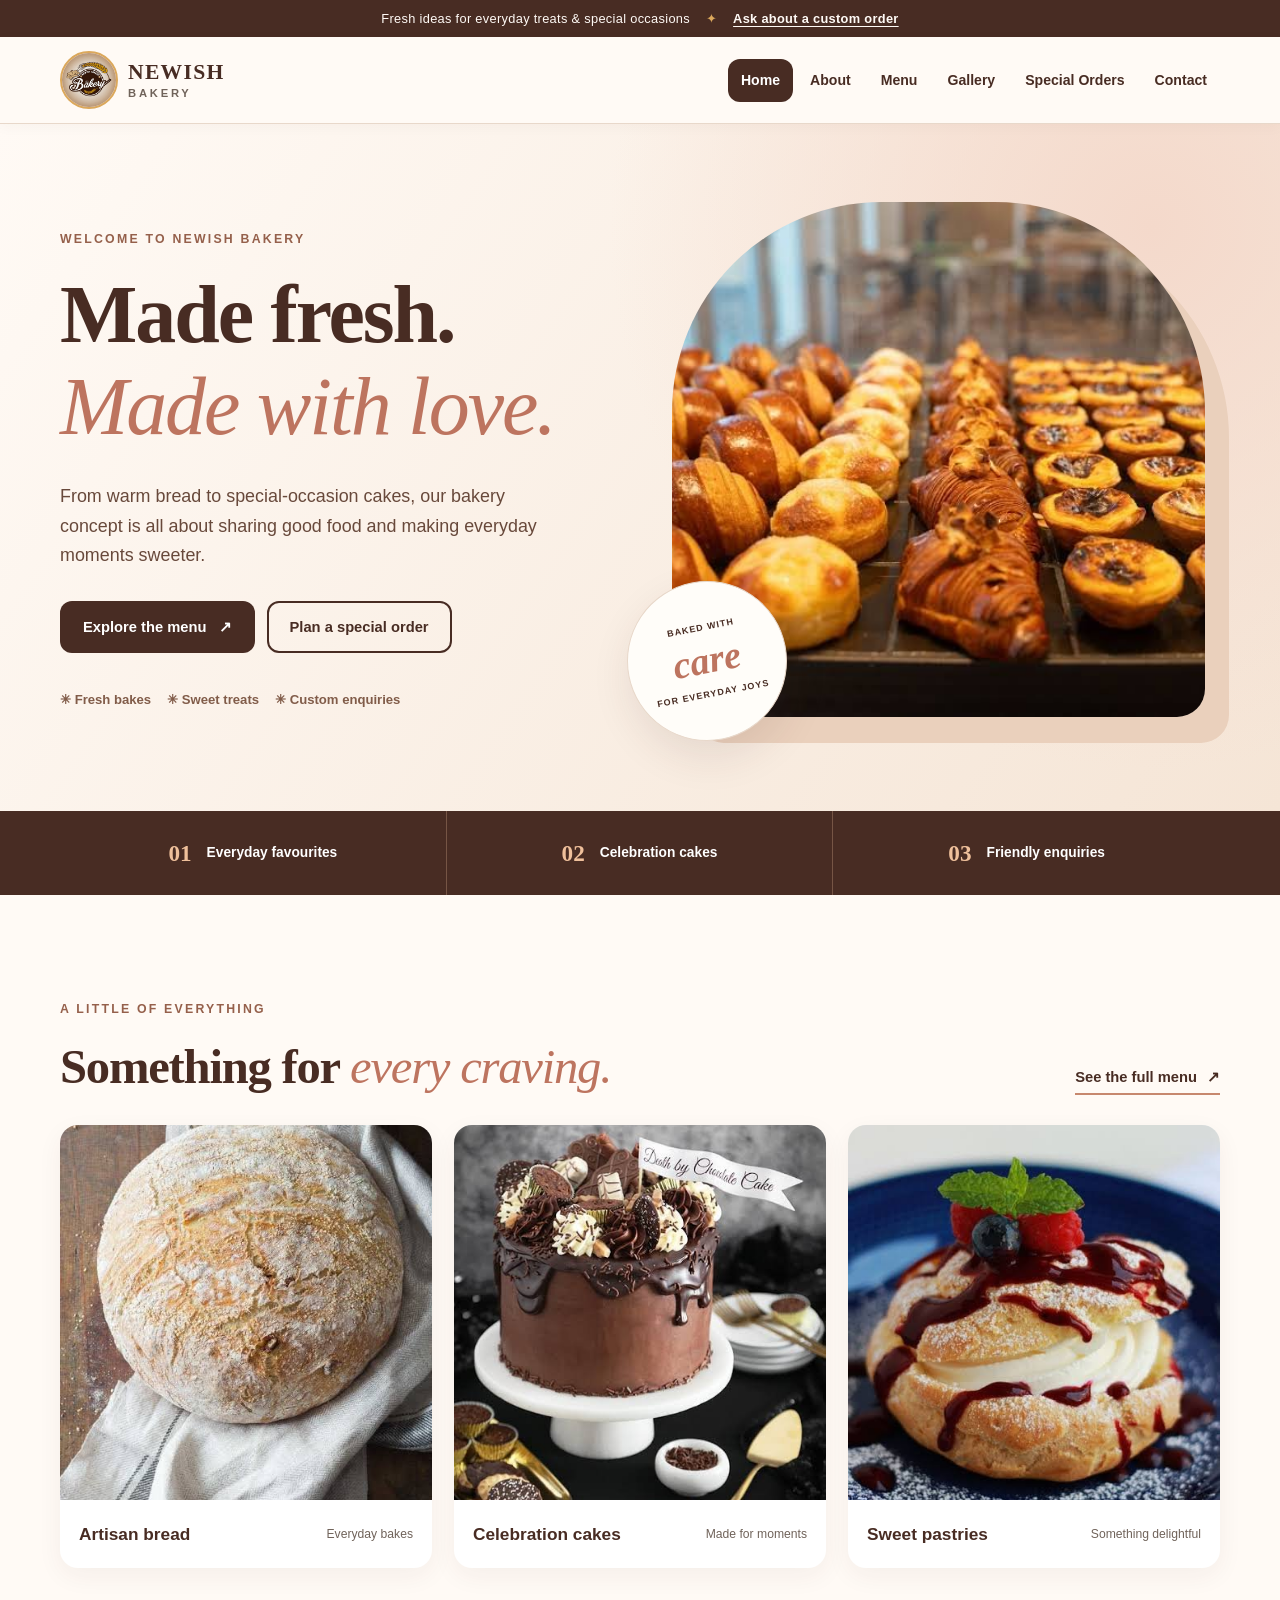
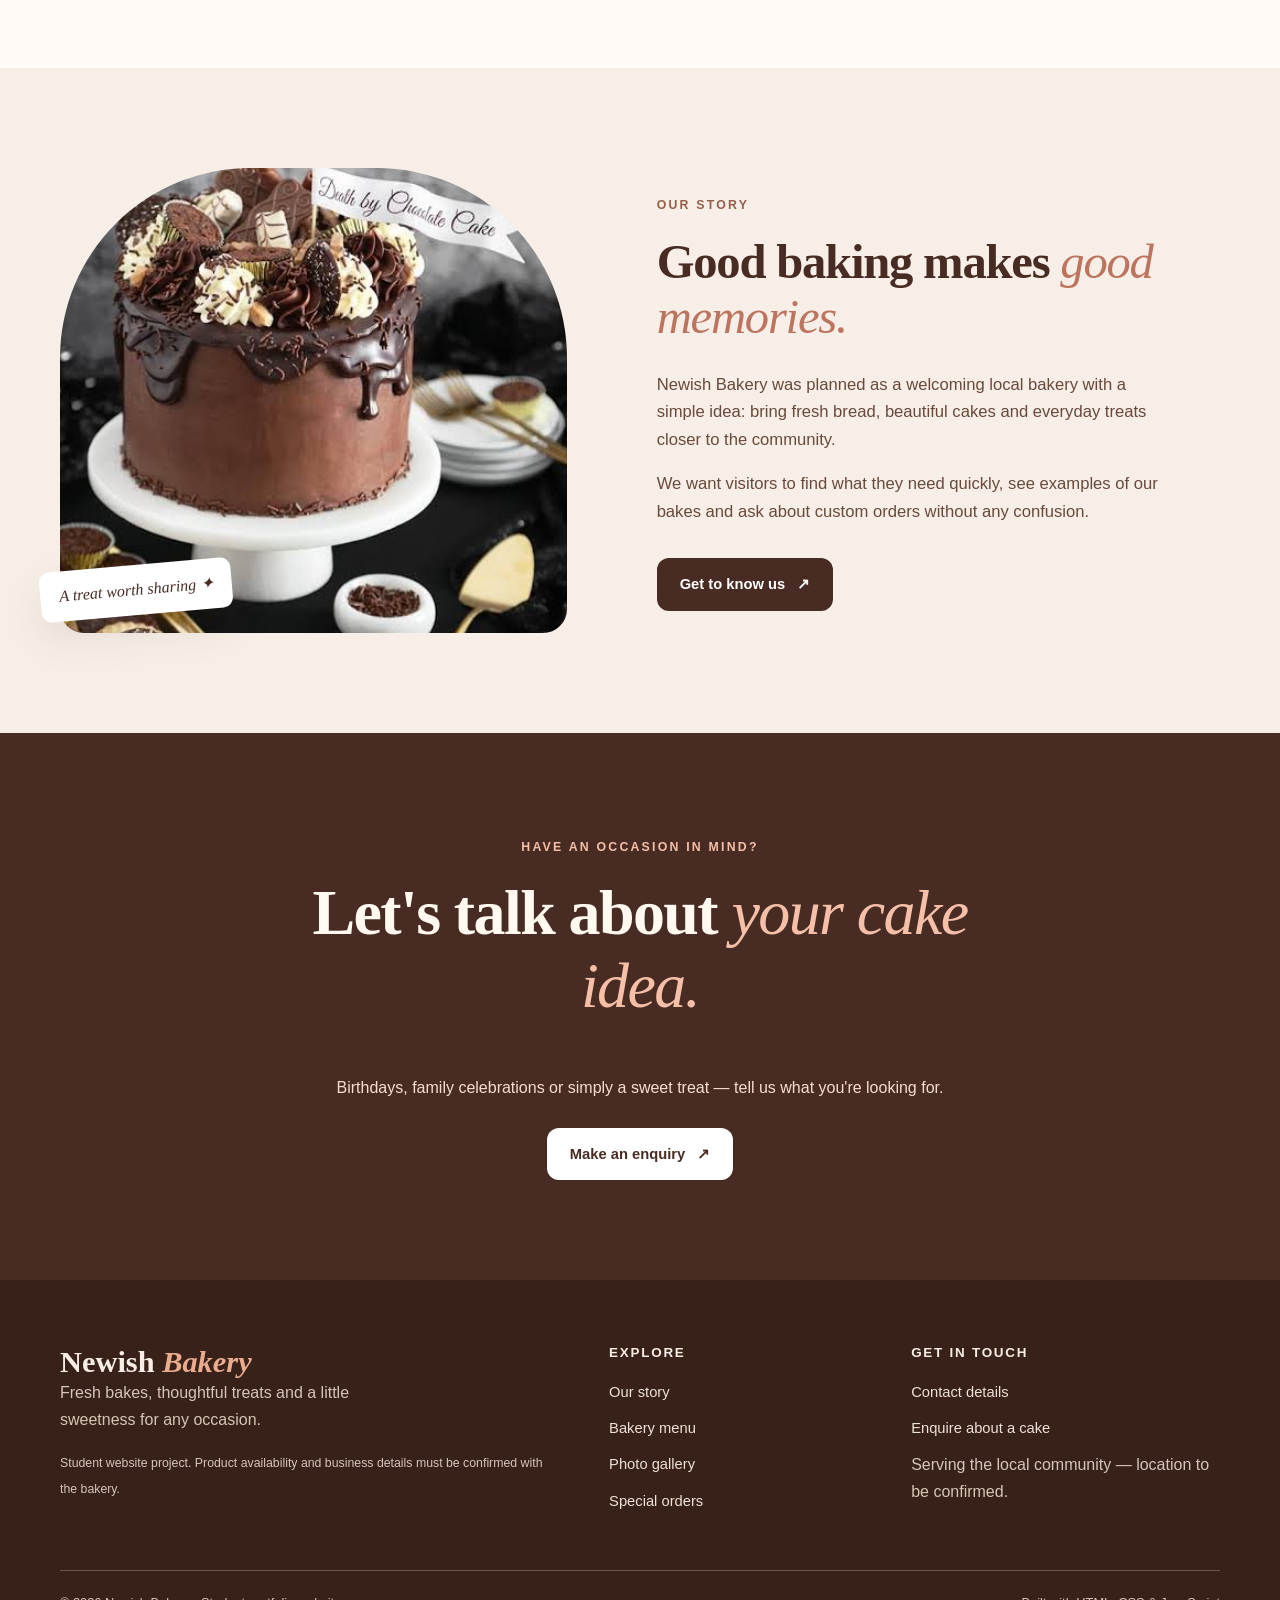
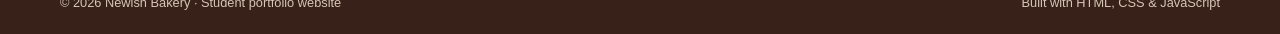
<file: index.html>
<!DOCTYPE html>
<html lang="en-ZA">
<head>
 <meta charset="UTF-8">
 <meta name="viewport" content="width=device-width, initial-scale=1">
 <meta name="description" content="Explore Newish Bakery: artisan bread, pastries, celebration cakes and custom order enquiries.">
 <meta name="theme-color" content="#482c23">
 <title>Freshly Baked, Thoughtfully Made | Newish Bakery</title>
 <link rel="icon" href="images/newish-logo.jpg" type="image/jpeg">
 <link rel="stylesheet" href="CSS/style.css">
 <script src="JS/script.js" defer></script>
</head>
<body>
<a class="skip-link" href="#main-content">Skip to main content</a>
 <div class="announcement">Fresh ideas for everyday treats &amp; special occasions <span aria-hidden="true">✦</span> <a href="enquiry.html">Ask about a custom order</a></div>
 <header class="site-header">
  <div class="container header-inner">
   <a class="brand" href="index.html" aria-label="Newish Bakery home"><img src="images/newish-logo.jpg" alt="" width="58" height="58"><span class="brand-type"><strong>NEWISH</strong><small>BAKERY</small></span></a>
   <button class="menu-toggle" id="menu-toggle" type="button" aria-expanded="false" aria-controls="site-nav"><span aria-hidden="true">☰</span> <span class="menu-text">Menu</span></button>
   <nav class="site-nav" id="site-nav" aria-label="Main navigation"><a href="index.html" aria-current="page">Home</a>
<a href="about.html" >About</a>
<a href="services.html" >Menu</a>
<a href="gallery.html" >Gallery</a>
<a href="enquiry.html" >Special Orders</a>
<a href="contact.html" >Contact</a></nav>
  </div>
 </header>
<main id="main-content">
<section class="hero"><div class="container hero-layout">
 <div class="hero-copy"><span class="eyebrow">WELCOME TO NEWISH BAKERY</span><h1>Made fresh.<br><em>Made with love.</em></h1><p>From warm bread to special-occasion cakes, our bakery concept is all about sharing good food and making everyday moments sweeter.</p>
  <div class="hero-actions"><a class="btn btn-primary" href="services.html">Explore the menu <span aria-hidden="true">↗</span></a><a class="btn btn-outline" href="enquiry.html">Plan a special order</a></div>
  <div class="hero-notes"><span>✳ Fresh bakes</span><span>✳ Sweet treats</span><span>✳ Custom enquiries</span></div></div>
 <div class="hero-visual"><img class="hero-main-image" src="images/fresh-pastries.jpg" width="678" height="452" alt="Golden pastries and assorted fresh bakery treats" fetchpriority="high"><div class="hero-seal"><span>BAKED WITH</span><strong>care</strong><span>FOR EVERYDAY JOYS</span></div></div>
</div></section>
<section class="feature-band"><div class="container feature-row"><div><strong>01</strong><span>Everyday favourites</span></div><div><strong>02</strong><span>Celebration cakes</span></div><div><strong>03</strong><span>Friendly enquiries</span></div></div></section>
<section class="section"><div class="container"><div class="section-heading"><div><span class="eyebrow">A LITTLE OF EVERYTHING</span><h2>Something for <em>every craving.</em></h2></div><a class="text-link" href="services.html">See the full menu <span aria-hidden="true">↗</span></a></div>
 <div class="featured-grid"><article class="product-tile"><a href="services.html#bread"><img src="images/artisan-bread.jpg" width="452" height="678" alt="Round artisan bread loaf dusted with flour"><span class="tile-caption"><strong>Artisan bread</strong><small>Everyday bakes</small></span></a></article><article class="product-tile"><a href="services.html#cakes"><img src="images/chocolate-cake.jpg" width="460" height="666" alt="Chocolate cake decorated with cream and chocolate pieces"><span class="tile-caption"><strong>Celebration cakes</strong><small>Made for moments</small></span></a></article><article class="product-tile"><a href="services.html#pastries"><img src="images/berry-pastry.jpg" width="452" height="678" alt="Cream-filled pastry topped with fruit and sauce"><span class="tile-caption"><strong>Sweet pastries</strong><small>Something delightful</small></span></a></article></div>
</div></section>
<section class="section section-alt"><div class="container split-section"><div class="split-photo"><img src="images/chocolate-cake.jpg" width="460" height="666" alt="Rich decorated chocolate celebration cake"><span class="photo-note">A treat worth sharing ✦</span></div><div class="split-content"><span class="eyebrow">OUR STORY</span><h2>Good baking makes <em>good memories.</em></h2><p>Newish Bakery was planned as a welcoming local bakery with a simple idea: bring fresh bread, beautiful cakes and everyday treats closer to the community.</p><p>We want visitors to find what they need quickly, see examples of our bakes and ask about custom orders without any confusion.</p><a class="btn btn-primary" href="about.html">Get to know us <span aria-hidden="true">↗</span></a></div></div></section>
<section class="section cta-section"><div class="container"><span class="eyebrow">HAVE AN OCCASION IN MIND?</span><h2>Let's talk about <em>your cake idea.</em></h2><p>Birthdays, family celebrations or simply a sweet treat — tell us what you're looking for.</p><a class="btn btn-light" href="enquiry.html">Make an enquiry <span aria-hidden="true">↗</span></a></div></section>
</main>
<footer class="site-footer">
  <div class="container footer-grid">
   <div><a href="index.html" class="footer-brand">Newish <em>Bakery</em></a><p>Fresh bakes, thoughtful treats and a little sweetness for any occasion.</p><small>Student website project. Product availability and business details must be confirmed with the bakery.</small></div>
   <div><h2>Explore</h2><a href="about.html">Our story</a><a href="services.html">Bakery menu</a><a href="gallery.html">Photo gallery</a><a href="enquiry.html">Special orders</a></div>
   <div><h2>Get in touch</h2><a href="contact.html">Contact details</a><a href="enquiry.html">Enquire about a cake</a><p>Serving the local community — location to be confirmed.</p></div>
  </div>
  <div class="container footer-bottom"><span>© 2026 Newish Bakery · Student portfolio website</span><span>Built with HTML, CSS &amp; JavaScript</span></div>
 </footer>
</body>
</html>
</file>
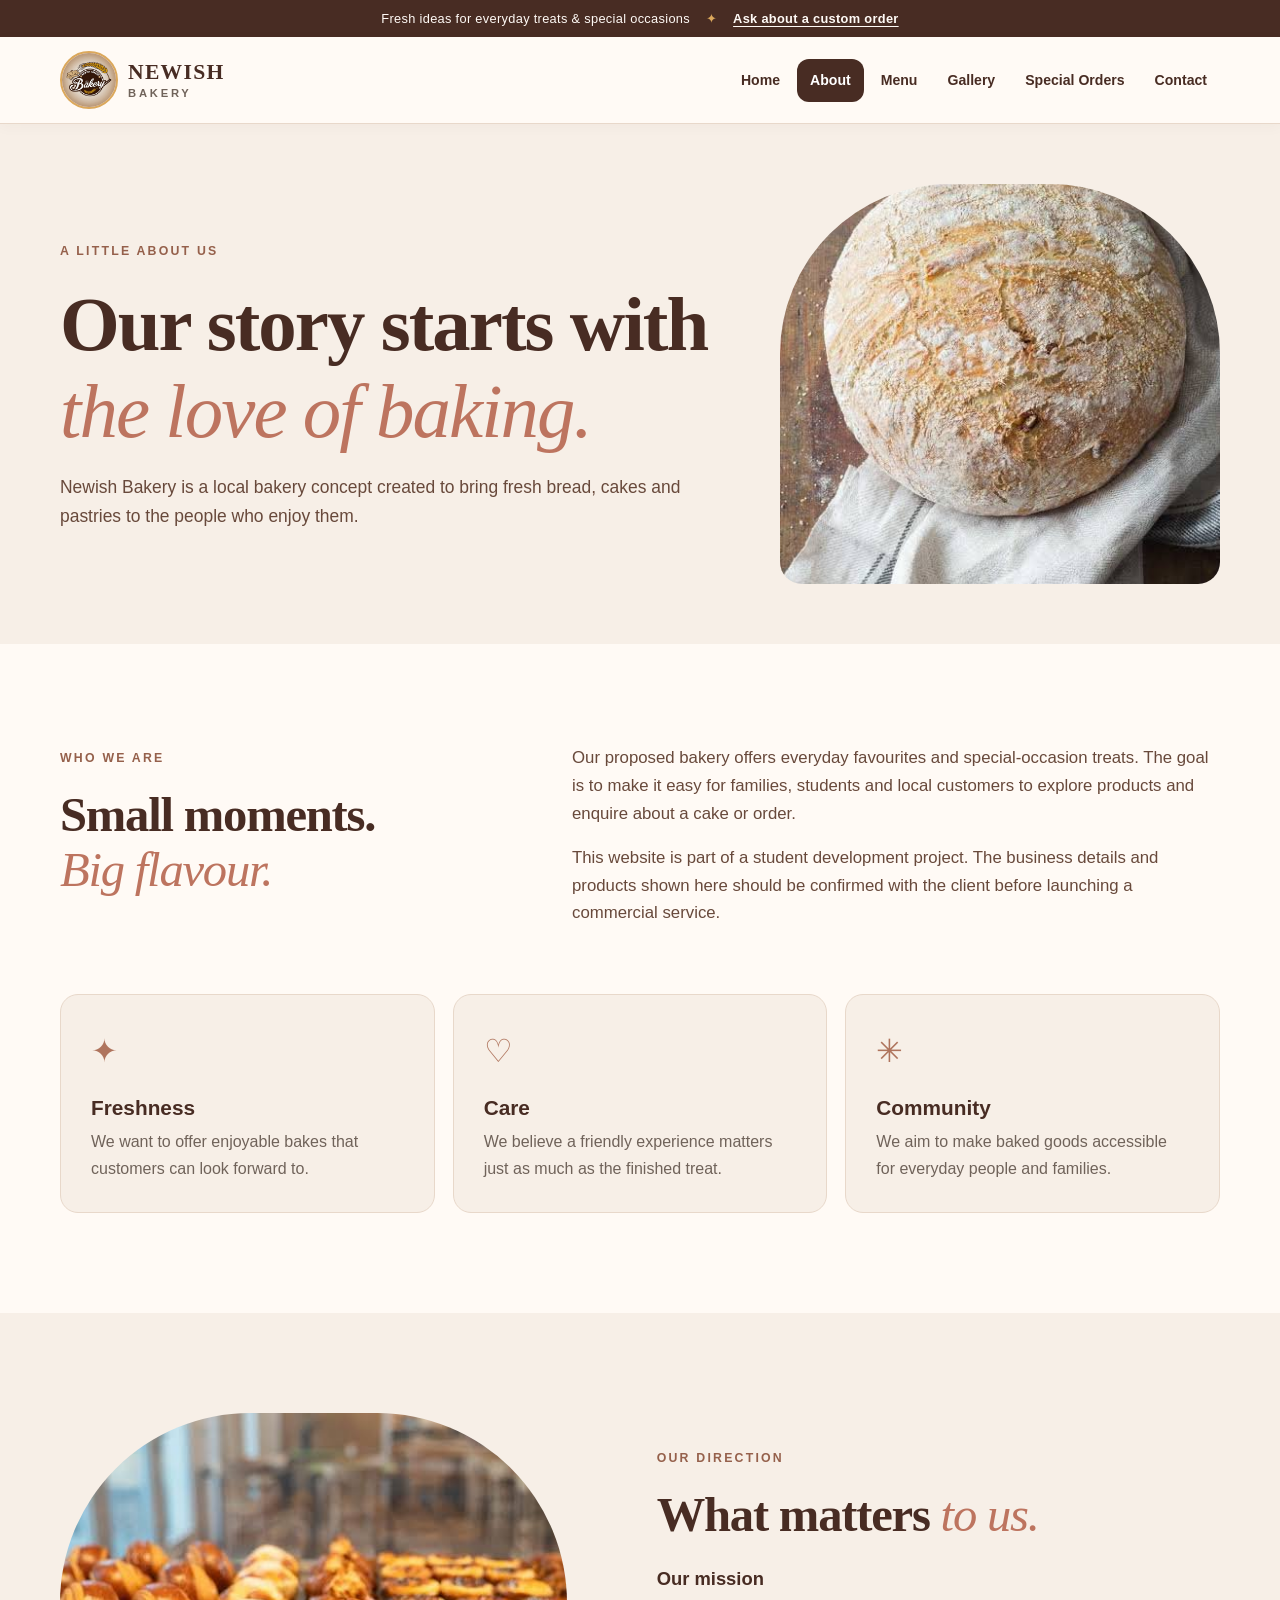
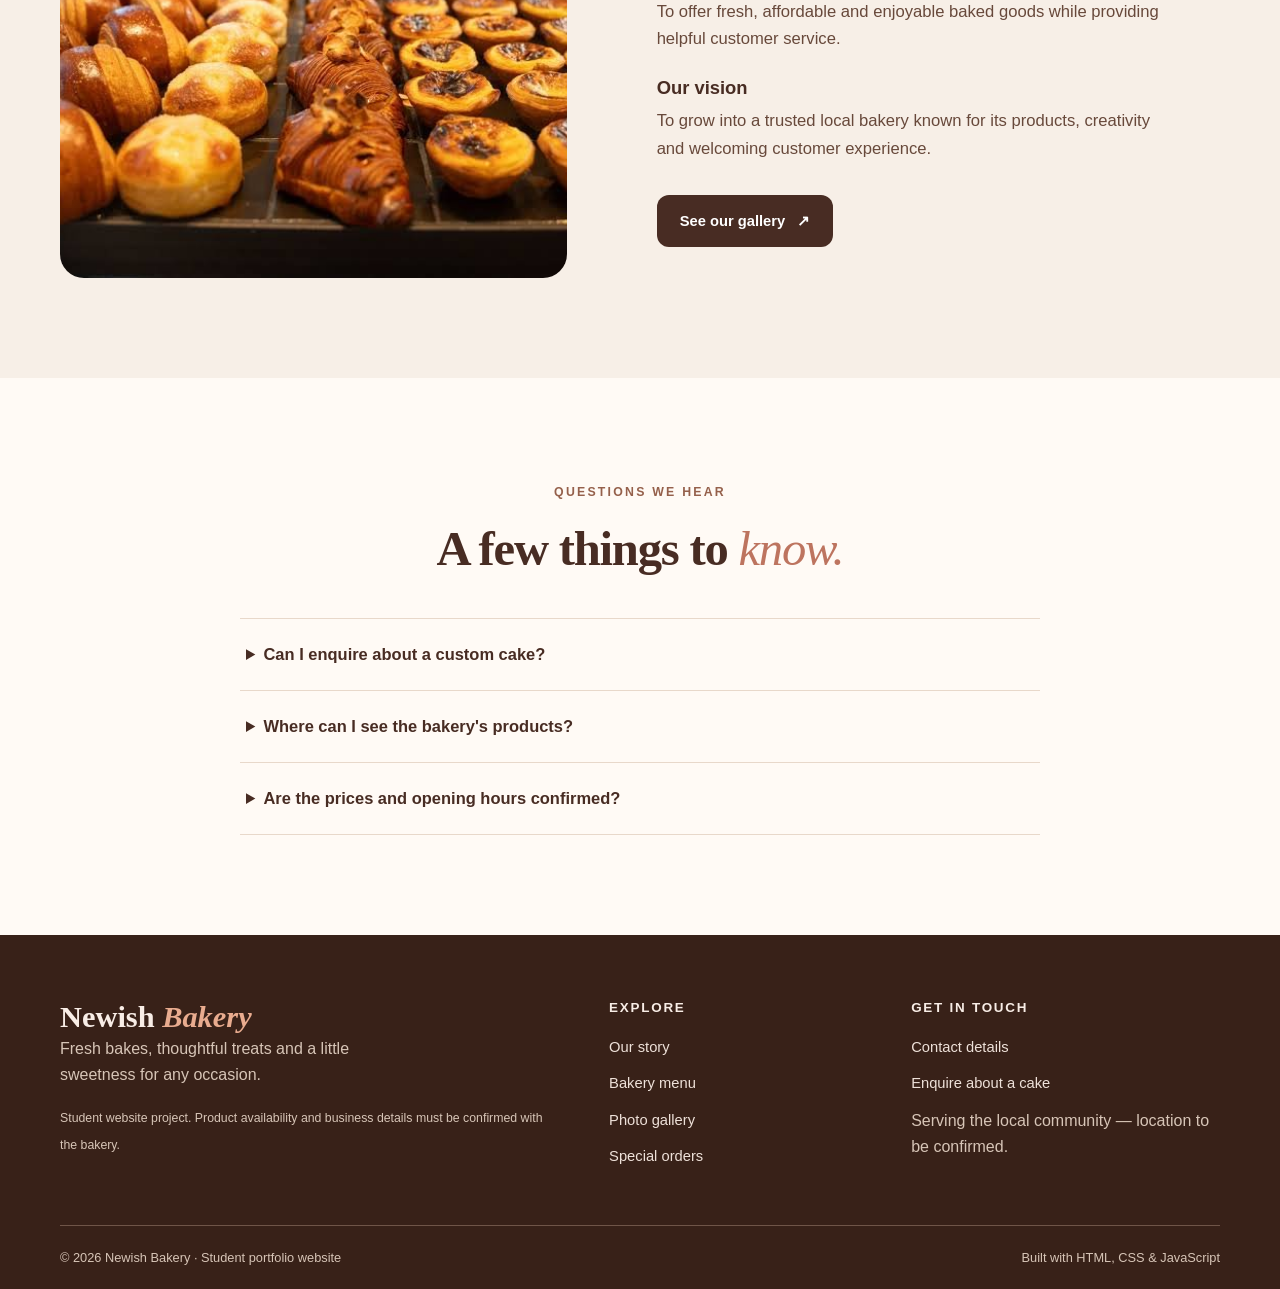
<file: about.html>
<!DOCTYPE html>
<html lang="en-ZA">
<head>
 <meta charset="UTF-8">
 <meta name="viewport" content="width=device-width, initial-scale=1">
 <meta name="description" content="Learn about the mission, vision and values behind the Newish Bakery student website concept.">
 <meta name="theme-color" content="#482c23">
 <title>Our Story | Newish Bakery</title>
 <link rel="icon" href="images/newish-logo.jpg" type="image/jpeg">
 <link rel="stylesheet" href="CSS/style.css">
 <script src="JS/script.js" defer></script>
</head>
<body>
<a class="skip-link" href="#main-content">Skip to main content</a>
 <div class="announcement">Fresh ideas for everyday treats &amp; special occasions <span aria-hidden="true">✦</span> <a href="enquiry.html">Ask about a custom order</a></div>
 <header class="site-header">
  <div class="container header-inner">
   <a class="brand" href="index.html" aria-label="Newish Bakery home"><img src="images/newish-logo.jpg" alt="" width="58" height="58"><span class="brand-type"><strong>NEWISH</strong><small>BAKERY</small></span></a>
   <button class="menu-toggle" id="menu-toggle" type="button" aria-expanded="false" aria-controls="site-nav"><span aria-hidden="true">☰</span> <span class="menu-text">Menu</span></button>
   <nav class="site-nav" id="site-nav" aria-label="Main navigation"><a href="index.html" >Home</a>
<a href="about.html" aria-current="page">About</a>
<a href="services.html" >Menu</a>
<a href="gallery.html" >Gallery</a>
<a href="enquiry.html" >Special Orders</a>
<a href="contact.html" >Contact</a></nav>
  </div>
 </header>
<main id="main-content">
<section class="page-hero"><div class="container page-hero-grid"><div><span class="eyebrow">A LITTLE ABOUT US</span><h1>Our story starts with <em>the love of baking.</em></h1><p>Newish Bakery is a local bakery concept created to bring fresh bread, cakes and pastries to the people who enjoy them.</p></div><img src="images/artisan-bread.jpg" width="452" height="678" alt="Handmade round artisan bread on a floured cloth"></div></section>
<section class="section"><div class="container intro-grid"><div><span class="eyebrow">WHO WE ARE</span><h2>Small moments.<br><em>Big flavour.</em></h2></div><div><p>Our proposed bakery offers everyday favourites and special-occasion treats. The goal is to make it easy for families, students and local customers to explore products and enquire about a cake or order.</p><p>This website is part of a student development project. The business details and products shown here should be confirmed with the client before launching a commercial service.</p></div></div>
<div class="container values-grid"><article class="value-card"><span class="value-icon" aria-hidden="true">✦</span><h3>Freshness</h3><p>We want to offer enjoyable bakes that customers can look forward to.</p></article><article class="value-card"><span class="value-icon" aria-hidden="true">♡</span><h3>Care</h3><p>We believe a friendly experience matters just as much as the finished treat.</p></article><article class="value-card"><span class="value-icon" aria-hidden="true">✳</span><h3>Community</h3><p>We aim to make baked goods accessible for everyday people and families.</p></article></div></section>
<section class="section section-alt"><div class="container split-section"><div class="split-photo"><img src="images/fresh-pastries.jpg" alt="Display of golden pastries inside a bakery" width="678" height="452"></div><div class="split-content"><span class="eyebrow">OUR DIRECTION</span><h2>What matters <em>to us.</em></h2><h3>Our mission</h3><p>To offer fresh, affordable and enjoyable baked goods while providing helpful customer service.</p><h3>Our vision</h3><p>To grow into a trusted local bakery known for its products, creativity and welcoming customer experience.</p><a class="btn btn-primary" href="gallery.html">See our gallery <span aria-hidden="true">↗</span></a></div></div></section>
<section class="section"><div class="container narrow"><div class="center-heading"><span class="eyebrow">QUESTIONS WE HEAR</span><h2>A few things to <em>know.</em></h2></div><div class="faq"><details><summary>Can I enquire about a custom cake?</summary><p>Yes. Visit our Special Orders page and describe the cake or occasion. An order is not confirmed until the bakery responds.</p></details><details><summary>Where can I see the bakery's products?</summary><p>Browse the Menu and Gallery pages to view the examples supplied with this project.</p></details><details><summary>Are the prices and opening hours confirmed?</summary><p>Not yet. Prices, collection arrangements, opening hours and other business details must be confirmed directly with Newish Bakery.</p></details></div></div></section>
</main>
<footer class="site-footer">
  <div class="container footer-grid">
   <div><a href="index.html" class="footer-brand">Newish <em>Bakery</em></a><p>Fresh bakes, thoughtful treats and a little sweetness for any occasion.</p><small>Student website project. Product availability and business details must be confirmed with the bakery.</small></div>
   <div><h2>Explore</h2><a href="about.html">Our story</a><a href="services.html">Bakery menu</a><a href="gallery.html">Photo gallery</a><a href="enquiry.html">Special orders</a></div>
   <div><h2>Get in touch</h2><a href="contact.html">Contact details</a><a href="enquiry.html">Enquire about a cake</a><p>Serving the local community — location to be confirmed.</p></div>
  </div>
  <div class="container footer-bottom"><span>© 2026 Newish Bakery · Student portfolio website</span><span>Built with HTML, CSS &amp; JavaScript</span></div>
 </footer>
</body>
</html>
</file>
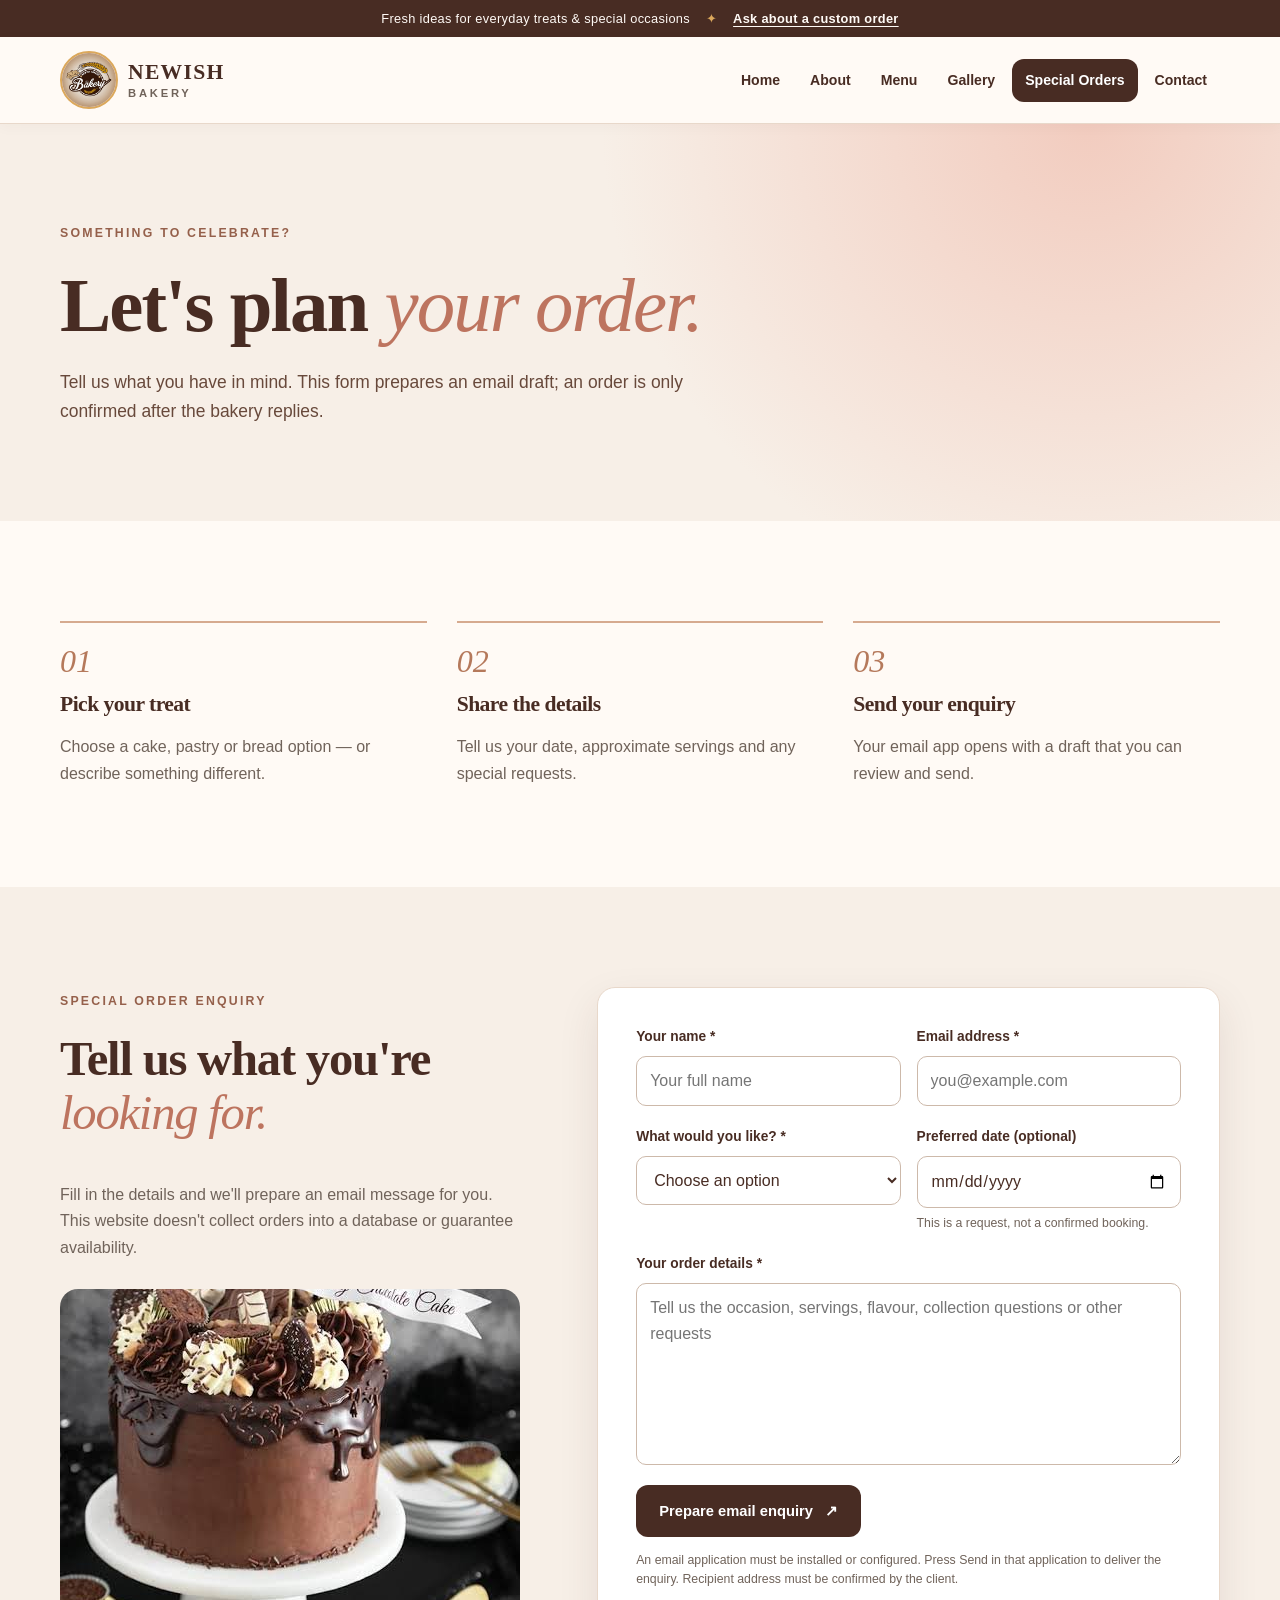
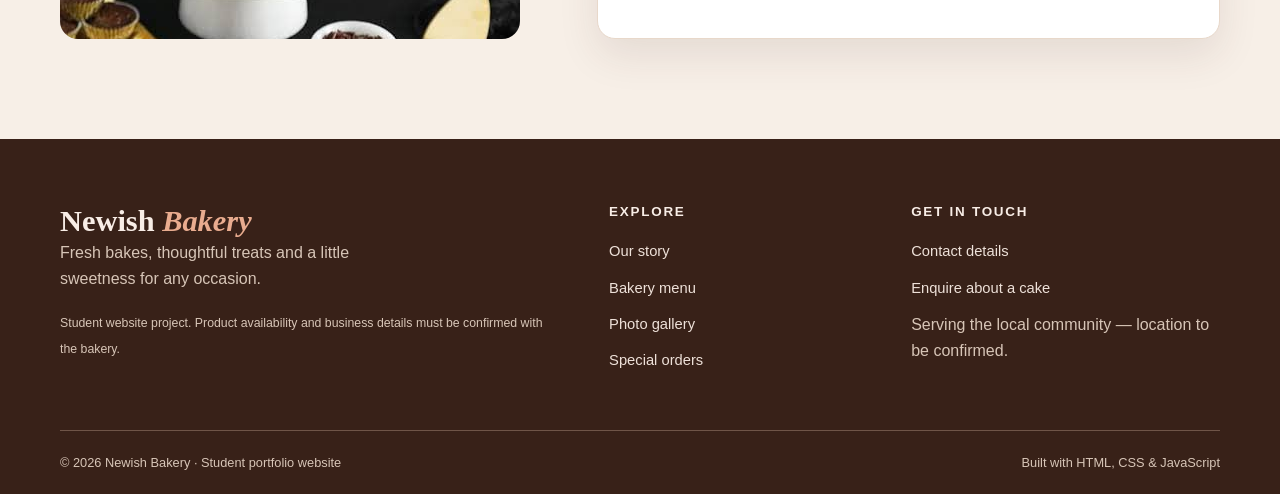
<file: enquiry.html>
<!DOCTYPE html>
<html lang="en-ZA">
<head>
 <meta charset="UTF-8">
 <meta name="viewport" content="width=device-width, initial-scale=1">
 <meta name="description" content="Ask Newish Bakery about custom cakes, special events and bakery product enquiries.">
 <meta name="theme-color" content="#482c23">
 <title>Special Orders | Newish Bakery</title>
 <link rel="icon" href="images/newish-logo.jpg" type="image/jpeg">
 <link rel="stylesheet" href="CSS/style.css">
 <script src="JS/script.js" defer></script>
</head>
<body>
<a class="skip-link" href="#main-content">Skip to main content</a>
 <div class="announcement">Fresh ideas for everyday treats &amp; special occasions <span aria-hidden="true">✦</span> <a href="enquiry.html">Ask about a custom order</a></div>
 <header class="site-header">
  <div class="container header-inner">
   <a class="brand" href="index.html" aria-label="Newish Bakery home"><img src="images/newish-logo.jpg" alt="" width="58" height="58"><span class="brand-type"><strong>NEWISH</strong><small>BAKERY</small></span></a>
   <button class="menu-toggle" id="menu-toggle" type="button" aria-expanded="false" aria-controls="site-nav"><span aria-hidden="true">☰</span> <span class="menu-text">Menu</span></button>
   <nav class="site-nav" id="site-nav" aria-label="Main navigation"><a href="index.html" >Home</a>
<a href="about.html" >About</a>
<a href="services.html" >Menu</a>
<a href="gallery.html" >Gallery</a>
<a href="enquiry.html" aria-current="page">Special Orders</a>
<a href="contact.html" >Contact</a></nav>
  </div>
 </header>
<main id="main-content">
<section class="page-banner"><div class="container"><span class="eyebrow">SOMETHING TO CELEBRATE?</span><h1>Let's plan <em>your order.</em></h1><p>Tell us what you have in mind. This form prepares an email draft; an order is only confirmed after the bakery replies.</p></div></section>
<section class="section"><div class="container steps-grid"><div><span class="step-num">01</span><h2>Pick your treat</h2><p>Choose a cake, pastry or bread option — or describe something different.</p></div><div><span class="step-num">02</span><h2>Share the details</h2><p>Tell us your date, approximate servings and any special requests.</p></div><div><span class="step-num">03</span><h2>Send your enquiry</h2><p>Your email app opens with a draft that you can review and send.</p></div></div></section>
<section class="section section-alt"><div class="container contact-layout"><div class="form-intro"><span class="eyebrow">SPECIAL ORDER ENQUIRY</span><h2>Tell us what you're <em>looking for.</em></h2><p>Fill in the details and we'll prepare an email message for you. This website doesn't collect orders into a database or guarantee availability.</p><img src="images/chocolate-cake.jpg" alt="Decorated chocolate celebration cake" width="460" height="666"></div>
<form class="contact-form" id="order-form" novalidate data-form-kind="order"><div class="field-row"><div class="field"><label for="full-name">Your name <span aria-hidden="true">*</span></label><input name="name" id="full-name" autocomplete="name" required minlength="2" placeholder="Your full name"><small class="field-error" id="full-name-error"></small></div><div class="field"><label for="email">Email address <span aria-hidden="true">*</span></label><input type="email" name="email" id="email" autocomplete="email" required placeholder="you@example.com"><small class="field-error" id="email-error"></small></div></div>
 <div class="field-row"><div class="field"><label for="order-item">What would you like? <span aria-hidden="true">*</span></label><select id="order-item" name="item" required><option value="">Choose an option</option><option>Artisan Bread</option><option>Chocolate Celebration Cake</option><option>Berry Cream Pastry</option><option>Fresh Pastry Assortment</option><option>Custom Celebration Cake</option><option>Daily Bread Selection</option><option>Other / not sure yet</option></select><small class="field-error" id="order-item-error"></small></div><div class="field"><label for="order-date">Preferred date (optional)</label><input type="date" id="order-date" name="date"><small class="help-text">This is a request, not a confirmed booking.</small></div></div>
 <div class="field"><label for="order-message">Your order details <span aria-hidden="true">*</span></label><textarea id="order-message" name="message" rows="6" required minlength="10" placeholder="Tell us the occasion, servings, flavour, collection questions or other requests"></textarea><small class="field-error" id="order-message-error"></small></div>
 <button class="btn btn-primary" type="submit">Prepare email enquiry <span aria-hidden="true">↗</span></button><p class="form-status" role="status" aria-live="polite"></p><p class="help-text">An email application must be installed or configured. Press Send in that application to deliver the enquiry. Recipient address must be confirmed by the client.</p>
</form></div></section>
</main>
<footer class="site-footer">
  <div class="container footer-grid">
   <div><a href="index.html" class="footer-brand">Newish <em>Bakery</em></a><p>Fresh bakes, thoughtful treats and a little sweetness for any occasion.</p><small>Student website project. Product availability and business details must be confirmed with the bakery.</small></div>
   <div><h2>Explore</h2><a href="about.html">Our story</a><a href="services.html">Bakery menu</a><a href="gallery.html">Photo gallery</a><a href="enquiry.html">Special orders</a></div>
   <div><h2>Get in touch</h2><a href="contact.html">Contact details</a><a href="enquiry.html">Enquire about a cake</a><p>Serving the local community — location to be confirmed.</p></div>
  </div>
  <div class="container footer-bottom"><span>© 2026 Newish Bakery · Student portfolio website</span><span>Built with HTML, CSS &amp; JavaScript</span></div>
 </footer>
</body>
</html>
</file>
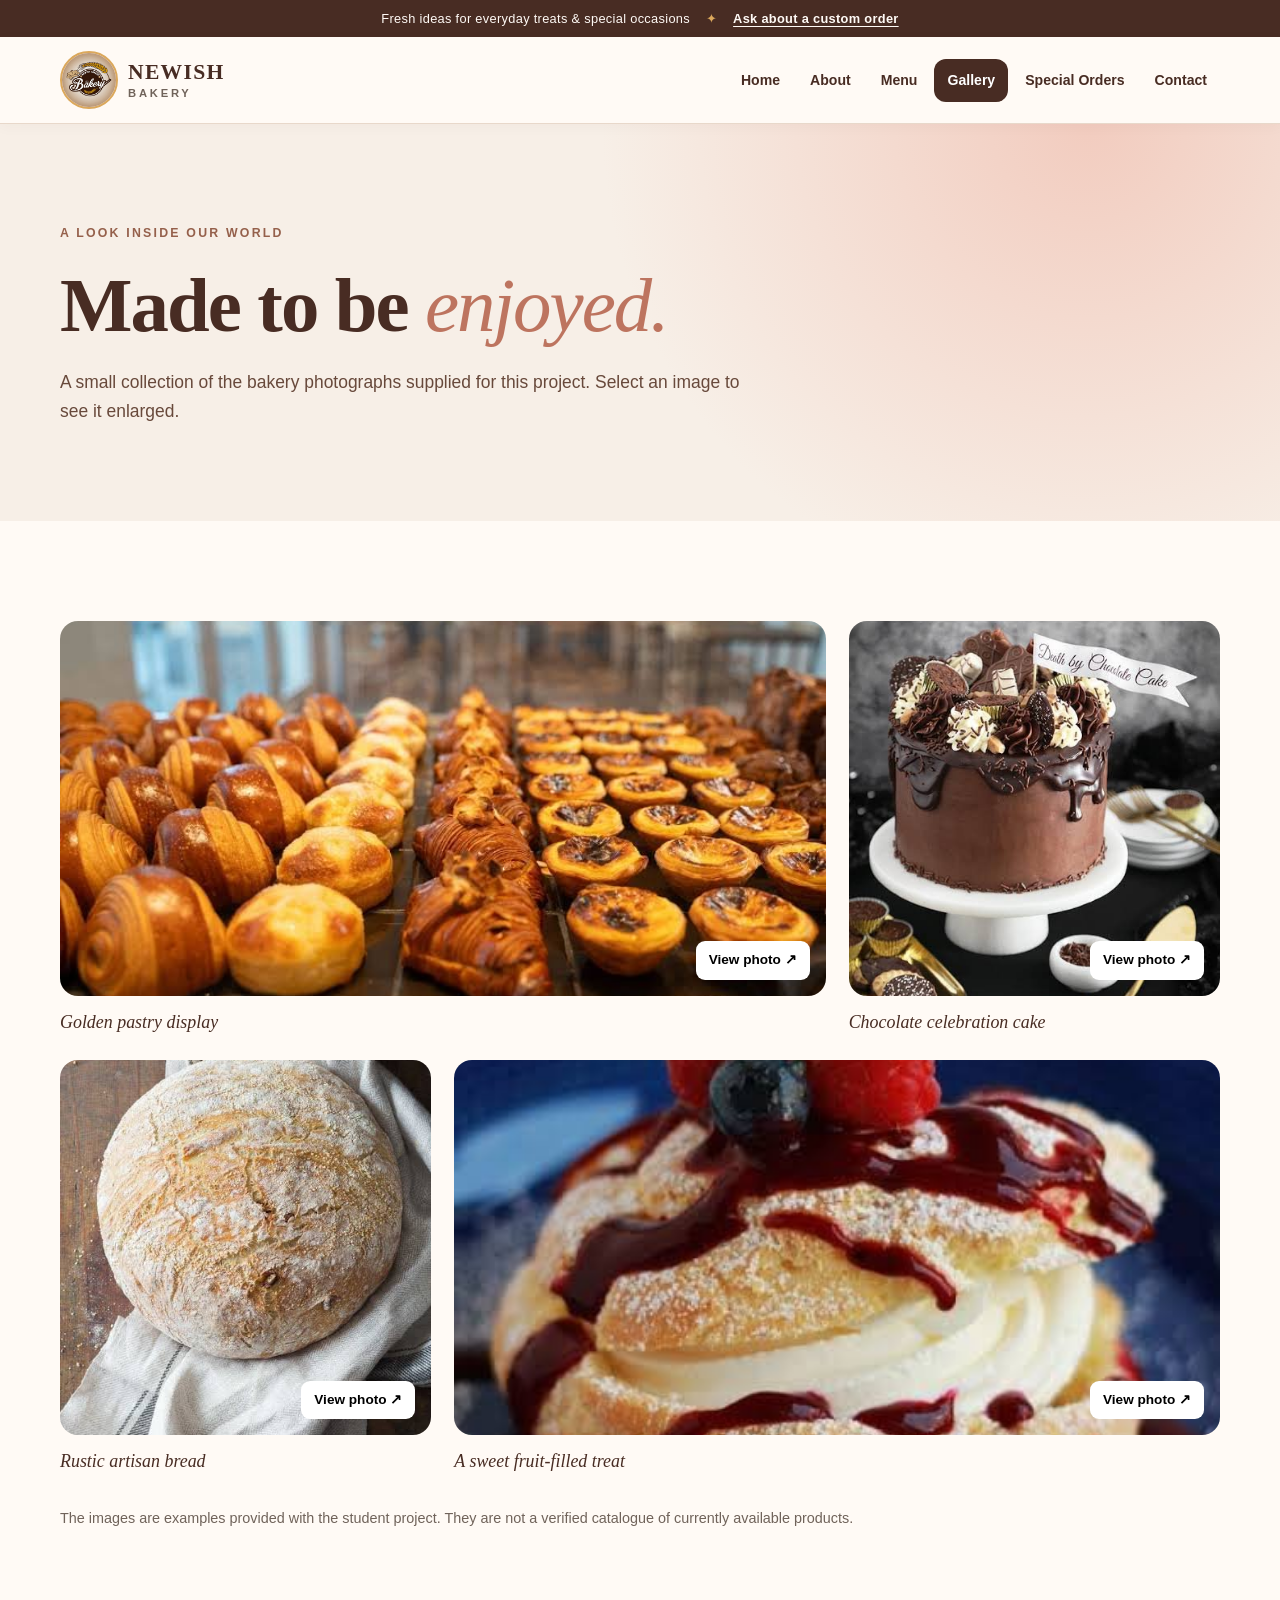
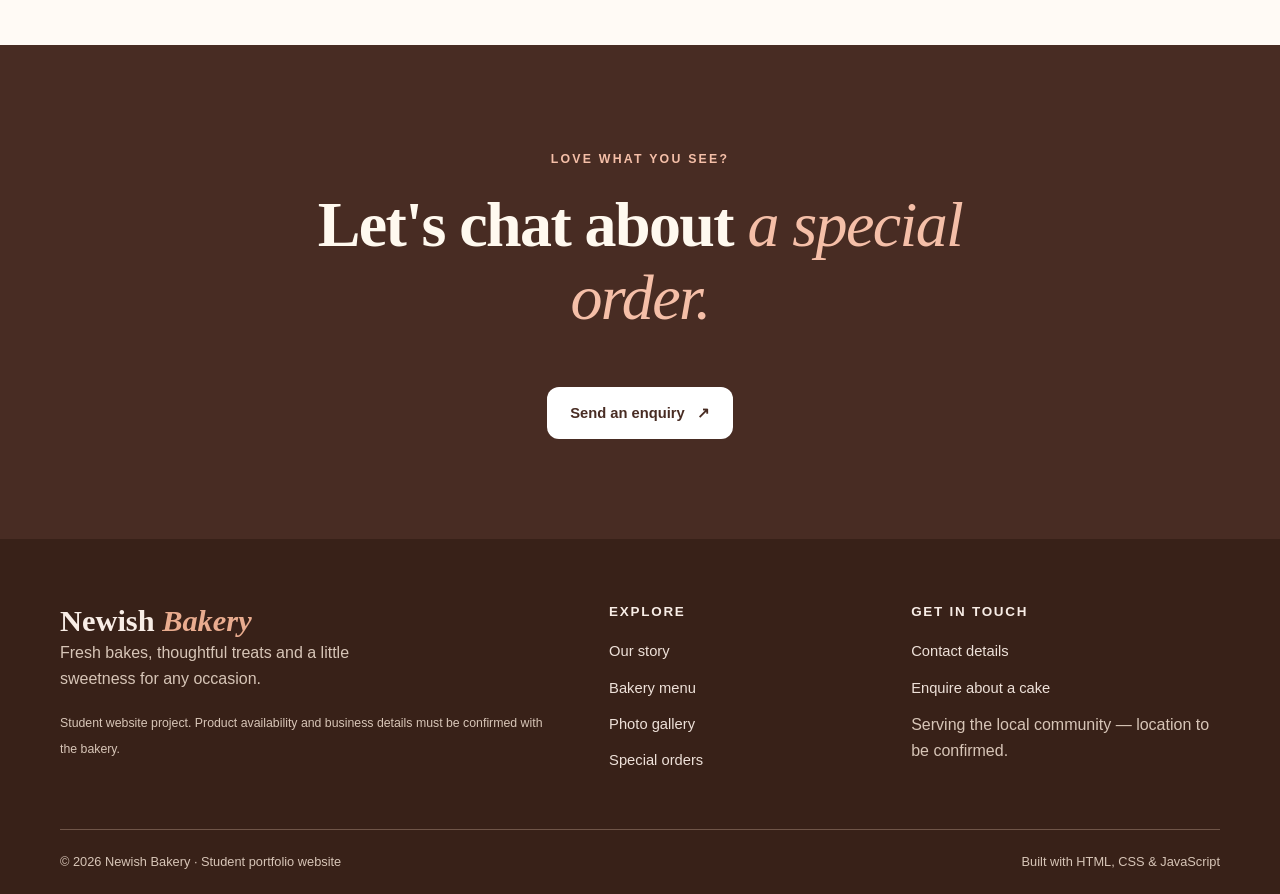
<file: gallery.html>
<!DOCTYPE html>
<html lang="en-ZA">
<head>
 <meta charset="UTF-8">
 <meta name="viewport" content="width=device-width, initial-scale=1">
 <meta name="description" content="Browse photographs of bakery breads, celebration cakes and fresh pastries from the Newish Bakery project.">
 <meta name="theme-color" content="#482c23">
 <title>Bakery Gallery | Newish Bakery</title>
 <link rel="icon" href="images/newish-logo.jpg" type="image/jpeg">
 <link rel="stylesheet" href="CSS/style.css">
 <script src="JS/script.js" defer></script>
</head>
<body>
<a class="skip-link" href="#main-content">Skip to main content</a>
 <div class="announcement">Fresh ideas for everyday treats &amp; special occasions <span aria-hidden="true">✦</span> <a href="enquiry.html">Ask about a custom order</a></div>
 <header class="site-header">
  <div class="container header-inner">
   <a class="brand" href="index.html" aria-label="Newish Bakery home"><img src="images/newish-logo.jpg" alt="" width="58" height="58"><span class="brand-type"><strong>NEWISH</strong><small>BAKERY</small></span></a>
   <button class="menu-toggle" id="menu-toggle" type="button" aria-expanded="false" aria-controls="site-nav"><span aria-hidden="true">☰</span> <span class="menu-text">Menu</span></button>
   <nav class="site-nav" id="site-nav" aria-label="Main navigation"><a href="index.html" >Home</a>
<a href="about.html" >About</a>
<a href="services.html" >Menu</a>
<a href="gallery.html" aria-current="page">Gallery</a>
<a href="enquiry.html" >Special Orders</a>
<a href="contact.html" >Contact</a></nav>
  </div>
 </header>
<main id="main-content">
<section class="page-banner"><div class="container"><span class="eyebrow">A LOOK INSIDE OUR WORLD</span><h1>Made to be <em>enjoyed.</em></h1><p>A small collection of the bakery photographs supplied for this project. Select an image to see it enlarged.</p></div></section>
<section class="section"><div class="container"><div class="gallery-grid">
 <figure class="gallery-item gallery-large"><button class="gallery-open" type="button" data-full="images/fresh-pastries.jpg" data-caption="Golden pastries on display" aria-label="Enlarge photograph of a pastry display"><img src="images/fresh-pastries.jpg" alt="Tray filled with golden pastries" width="678" height="452"><span class="zoom-label" aria-hidden="true">View photo ↗</span></button><figcaption>Golden pastry display</figcaption></figure>
 <figure class="gallery-item"><button class="gallery-open" type="button" data-full="images/chocolate-cake.jpg" data-caption="Chocolate celebration cake" aria-label="Enlarge chocolate celebration cake photograph"><img src="images/chocolate-cake.jpg" alt="Chocolate cake covered with chocolate decorations" width="460" height="666"><span class="zoom-label" aria-hidden="true">View photo ↗</span></button><figcaption>Chocolate celebration cake</figcaption></figure>
 <figure class="gallery-item"><button class="gallery-open" type="button" data-full="images/artisan-bread.jpg" data-caption="Rustic artisan bread" aria-label="Enlarge artisan bread photograph"><img src="images/artisan-bread.jpg" alt="Rustic round bread loaf on linen" width="452" height="678"><span class="zoom-label" aria-hidden="true">View photo ↗</span></button><figcaption>Rustic artisan bread</figcaption></figure>
 <figure class="gallery-item gallery-wide"><button class="gallery-open" type="button" data-full="images/berry-pastry.jpg" data-caption="Cream pastry with fruit" aria-label="Enlarge berry pastry photograph"><img src="images/berry-pastry.jpg" alt="Cream pastry topped with a strawberry and sauce" width="452" height="678"><span class="zoom-label" aria-hidden="true">View photo ↗</span></button><figcaption>A sweet fruit-filled treat</figcaption></figure>
</div><p class="gallery-note">The images are examples provided with the student project. They are not a verified catalogue of currently available products.</p></div></section>
<dialog class="lightbox" id="lightbox" aria-label="Enlarged bakery photograph"><div class="lightbox-frame"><button type="button" class="lightbox-close" id="lightbox-close" aria-label="Close enlarged photograph">×</button><img id="lightbox-image" alt="Enlarged bakery photograph" src="images/fresh-pastries.jpg"><p id="lightbox-caption"></p></div></dialog>
<section class="section cta-section"><div class="container"><span class="eyebrow">LOVE WHAT YOU SEE?</span><h2>Let's chat about <em>a special order.</em></h2><a class="btn btn-light" href="enquiry.html">Send an enquiry <span aria-hidden="true">↗</span></a></div></section>
</main>
<footer class="site-footer">
  <div class="container footer-grid">
   <div><a href="index.html" class="footer-brand">Newish <em>Bakery</em></a><p>Fresh bakes, thoughtful treats and a little sweetness for any occasion.</p><small>Student website project. Product availability and business details must be confirmed with the bakery.</small></div>
   <div><h2>Explore</h2><a href="about.html">Our story</a><a href="services.html">Bakery menu</a><a href="gallery.html">Photo gallery</a><a href="enquiry.html">Special orders</a></div>
   <div><h2>Get in touch</h2><a href="contact.html">Contact details</a><a href="enquiry.html">Enquire about a cake</a><p>Serving the local community — location to be confirmed.</p></div>
  </div>
  <div class="container footer-bottom"><span>© 2026 Newish Bakery · Student portfolio website</span><span>Built with HTML, CSS &amp; JavaScript</span></div>
 </footer>
</body>
</html>
</file>
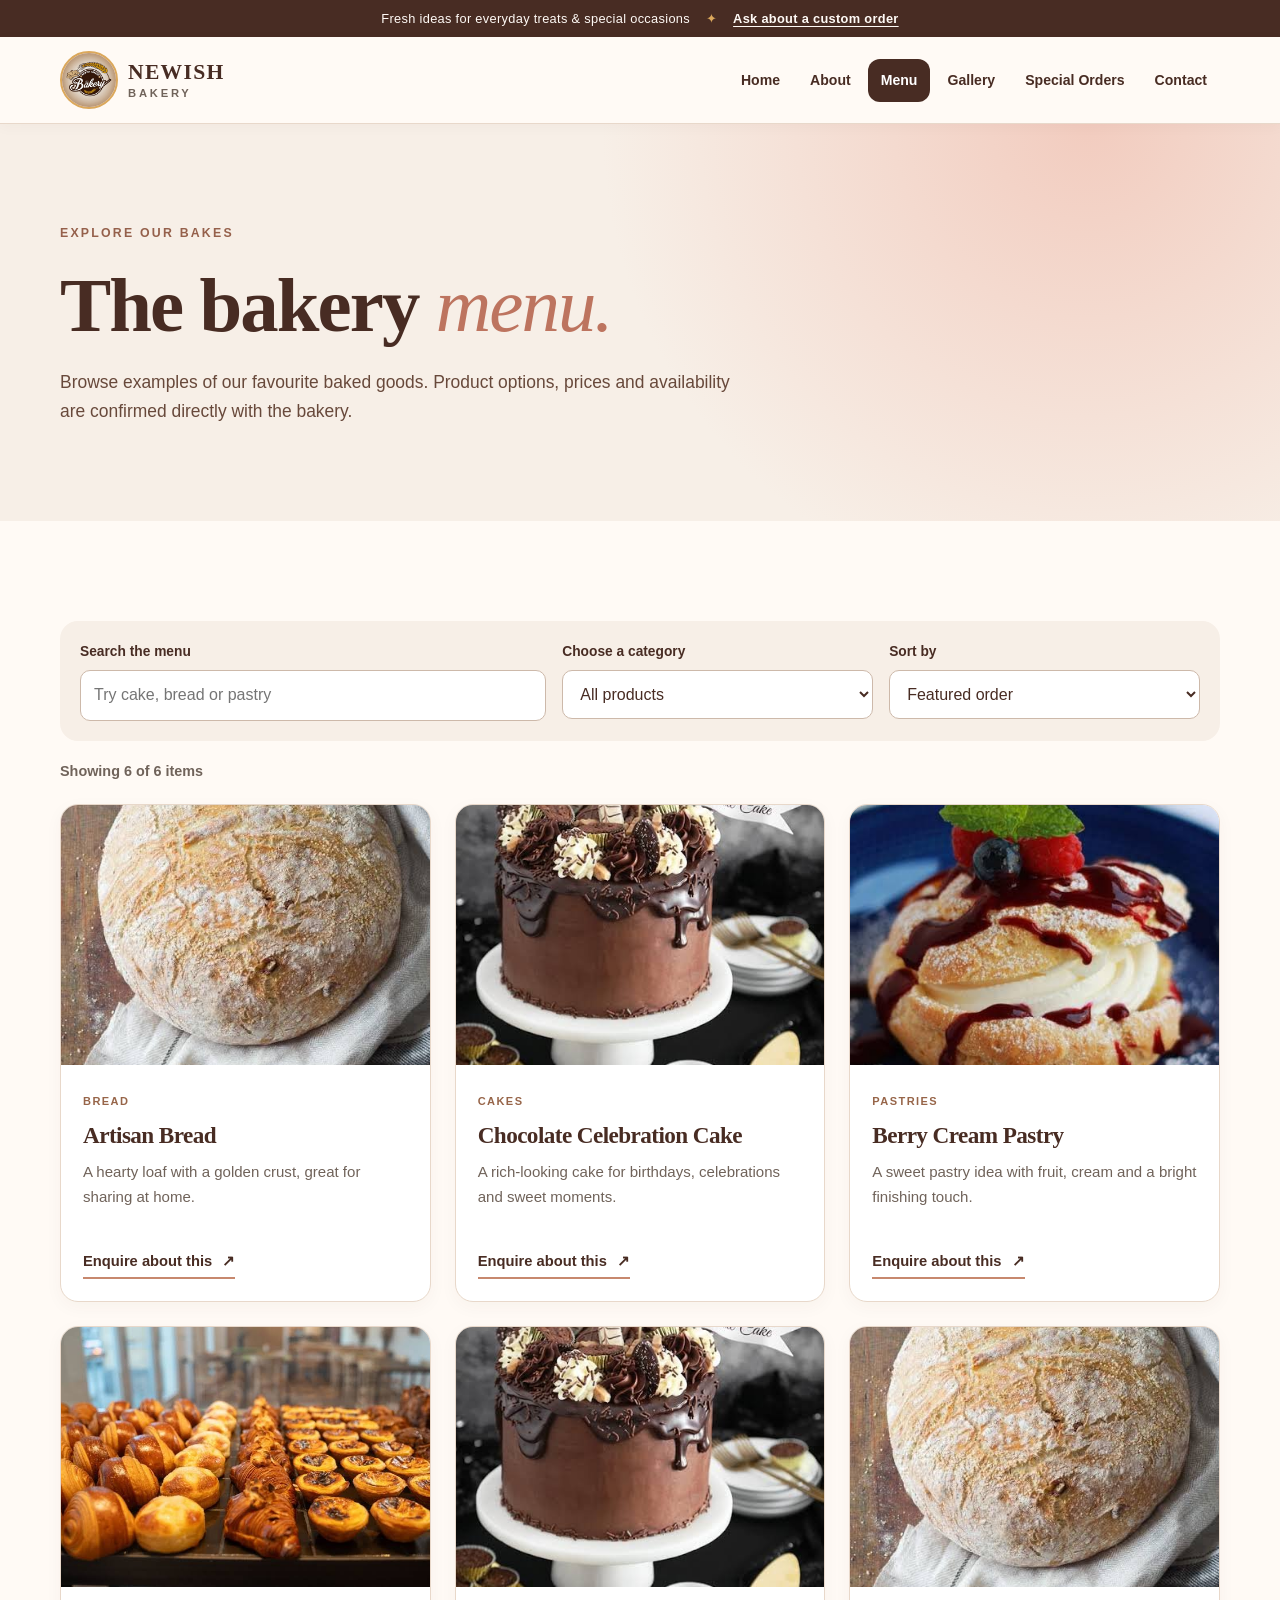
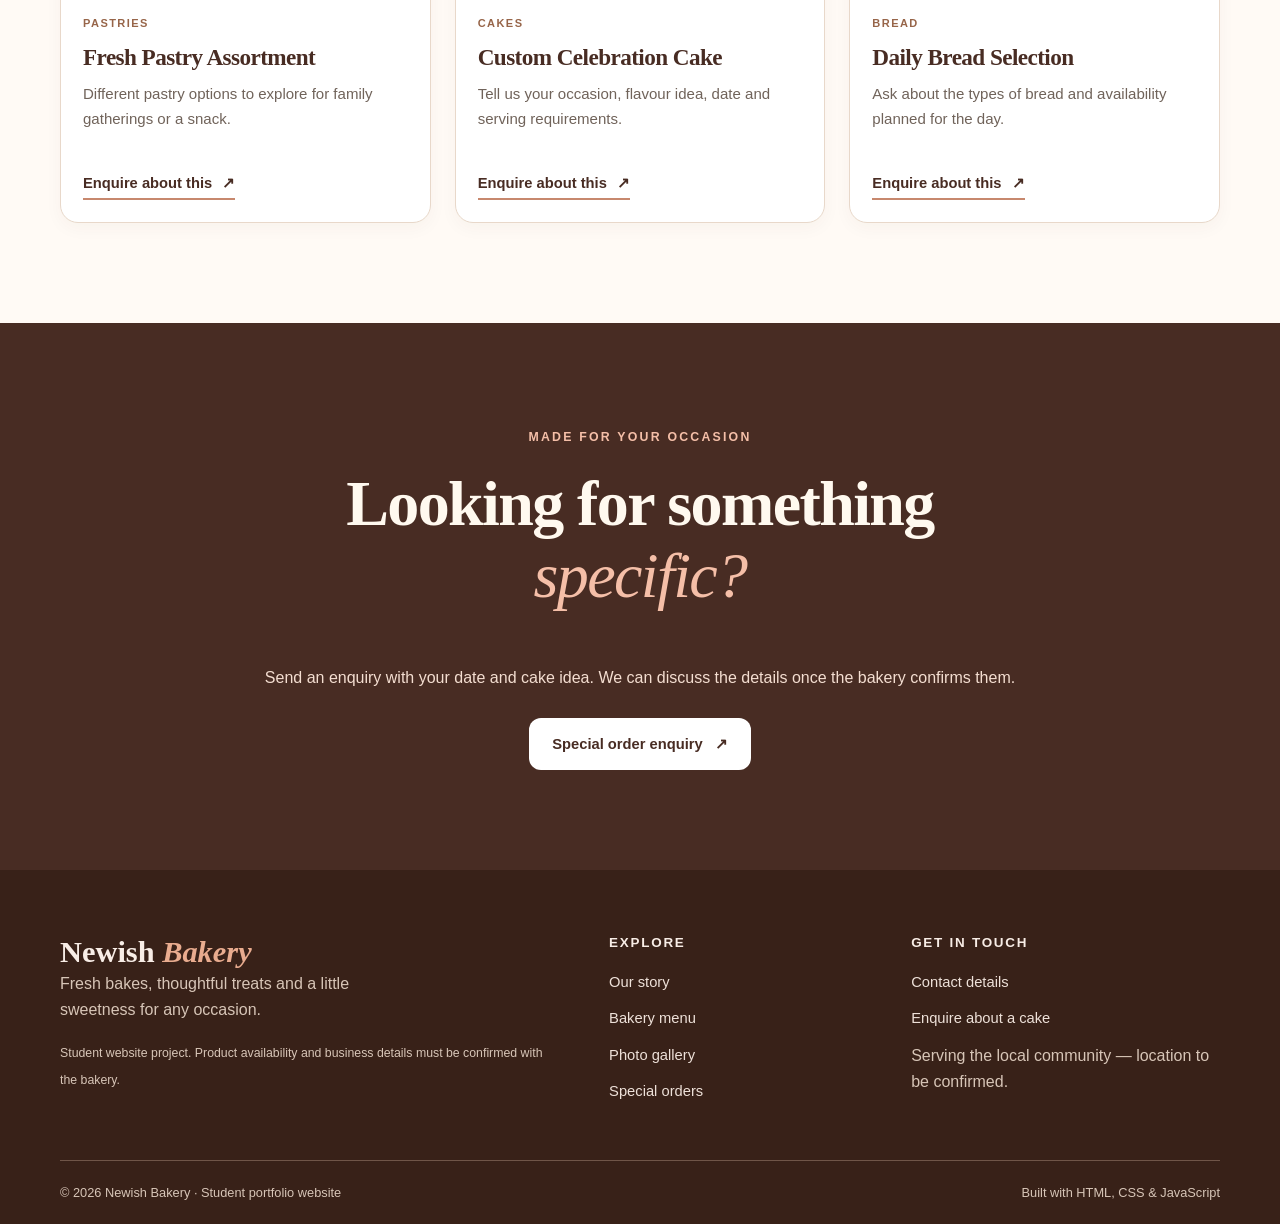
<file: services.html>
<!DOCTYPE html>
<html lang="en-ZA">
<head>
 <meta charset="UTF-8">
 <meta name="viewport" content="width=device-width, initial-scale=1">
 <meta name="description" content="Explore Newish Bakery bread, cakes, pastries and custom-order possibilities. Search and filter the menu.">
 <meta name="theme-color" content="#482c23">
 <title>Bakery Menu | Newish Bakery</title>
 <link rel="icon" href="images/newish-logo.jpg" type="image/jpeg">
 <link rel="stylesheet" href="CSS/style.css">
 <script src="JS/script.js" defer></script>
</head>
<body>
<a class="skip-link" href="#main-content">Skip to main content</a>
 <div class="announcement">Fresh ideas for everyday treats &amp; special occasions <span aria-hidden="true">✦</span> <a href="enquiry.html">Ask about a custom order</a></div>
 <header class="site-header">
  <div class="container header-inner">
   <a class="brand" href="index.html" aria-label="Newish Bakery home"><img src="images/newish-logo.jpg" alt="" width="58" height="58"><span class="brand-type"><strong>NEWISH</strong><small>BAKERY</small></span></a>
   <button class="menu-toggle" id="menu-toggle" type="button" aria-expanded="false" aria-controls="site-nav"><span aria-hidden="true">☰</span> <span class="menu-text">Menu</span></button>
   <nav class="site-nav" id="site-nav" aria-label="Main navigation"><a href="index.html" >Home</a>
<a href="about.html" >About</a>
<a href="services.html" aria-current="page">Menu</a>
<a href="gallery.html" >Gallery</a>
<a href="enquiry.html" >Special Orders</a>
<a href="contact.html" >Contact</a></nav>
  </div>
 </header>
<main id="main-content">
<section class="page-banner"><div class="container"><span class="eyebrow">EXPLORE OUR BAKES</span><h1>The bakery <em>menu.</em></h1><p>Browse examples of our favourite baked goods. Product options, prices and availability are confirmed directly with the bakery.</p></div></section>
<section class="section"><div class="container"><div class="menu-tools"><div><label for="menu-search">Search the menu</label><input type="search" id="menu-search" placeholder="Try cake, bread or pastry" autocomplete="off"></div><div><label for="menu-filter">Choose a category</label><select id="menu-filter"><option value="all">All products</option><option value="bread">Bread</option><option value="cakes">Cakes</option><option value="pastries">Pastries</option></select></div><div><label for="menu-sort">Sort by</label><select id="menu-sort"><option value="default">Featured order</option><option value="az">Name A–Z</option><option value="za">Name Z–A</option></select></div></div>
<p class="result-count" id="menu-count" aria-live="polite">Showing 6 items</p>
<div class="menu-grid" id="menu-grid">
 <article class="menu-card" id="bread" data-name="Artisan Bread" data-category="bread"><img src="images/artisan-bread.jpg" alt="Flour-dusted round artisan bread loaf" width="452" height="678"><div class="menu-card-body"><span class="tag">BREAD</span><h2>Artisan Bread</h2><p>A hearty loaf with a golden crust, great for sharing at home.</p><a href="enquiry.html?item=Artisan%20Bread" class="text-link">Enquire about this <span aria-hidden="true">↗</span></a></div></article>
 <article class="menu-card" id="cakes" data-name="Chocolate Celebration Cake" data-category="cakes"><img src="images/chocolate-cake.jpg" alt="Chocolate celebration cake decorated with chocolate pieces" width="460" height="666"><div class="menu-card-body"><span class="tag">CAKES</span><h2>Chocolate Celebration Cake</h2><p>A rich-looking cake for birthdays, celebrations and sweet moments.</p><a href="enquiry.html?item=Chocolate%20Celebration%20Cake" class="text-link">Enquire about this <span aria-hidden="true">↗</span></a></div></article>
 <article class="menu-card" id="pastries" data-name="Berry Cream Pastry" data-category="pastries"><img src="images/berry-pastry.jpg" alt="Fruit-topped cream pastry with red sauce" width="452" height="678"><div class="menu-card-body"><span class="tag">PASTRIES</span><h2>Berry Cream Pastry</h2><p>A sweet pastry idea with fruit, cream and a bright finishing touch.</p><a href="enquiry.html?item=Berry%20Cream%20Pastry" class="text-link">Enquire about this <span aria-hidden="true">↗</span></a></div></article>
 <article class="menu-card" data-name="Fresh Pastry Assortment" data-category="pastries"><img src="images/fresh-pastries.jpg" alt="Selection of golden sweet and savoury pastries" width="678" height="452"><div class="menu-card-body"><span class="tag">PASTRIES</span><h2>Fresh Pastry Assortment</h2><p>Different pastry options to explore for family gatherings or a snack.</p><a href="enquiry.html?item=Fresh%20Pastry%20Assortment" class="text-link">Enquire about this <span aria-hidden="true">↗</span></a></div></article>
 <article class="menu-card" data-name="Custom Celebration Cake" data-category="cakes"><img src="images/chocolate-cake.jpg" alt="Example of a decorated celebration cake" width="460" height="666"><div class="menu-card-body"><span class="tag">CAKES</span><h2>Custom Celebration Cake</h2><p>Tell us your occasion, flavour idea, date and serving requirements.</p><a href="enquiry.html?item=Custom%20Celebration%20Cake" class="text-link">Enquire about this <span aria-hidden="true">↗</span></a></div></article>
 <article class="menu-card" data-name="Daily Bread Selection" data-category="bread"><img src="images/artisan-bread.jpg" alt="Artisan bread representing the daily bread selection" width="452" height="678"><div class="menu-card-body"><span class="tag">BREAD</span><h2>Daily Bread Selection</h2><p>Ask about the types of bread and availability planned for the day.</p><a href="enquiry.html?item=Daily%20Bread%20Selection" class="text-link">Enquire about this <span aria-hidden="true">↗</span></a></div></article>
</div><p class="empty-message" id="menu-empty" hidden>No matching bakes found. Try a different search.</p></div></section>
<section class="section cta-section"><div class="container"><span class="eyebrow">MADE FOR YOUR OCCASION</span><h2>Looking for something <em>specific?</em></h2><p>Send an enquiry with your date and cake idea. We can discuss the details once the bakery confirms them.</p><a href="enquiry.html" class="btn btn-light">Special order enquiry <span aria-hidden="true">↗</span></a></div></section>
</main>
<footer class="site-footer">
  <div class="container footer-grid">
   <div><a href="index.html" class="footer-brand">Newish <em>Bakery</em></a><p>Fresh bakes, thoughtful treats and a little sweetness for any occasion.</p><small>Student website project. Product availability and business details must be confirmed with the bakery.</small></div>
   <div><h2>Explore</h2><a href="about.html">Our story</a><a href="services.html">Bakery menu</a><a href="gallery.html">Photo gallery</a><a href="enquiry.html">Special orders</a></div>
   <div><h2>Get in touch</h2><a href="contact.html">Contact details</a><a href="enquiry.html">Enquire about a cake</a><p>Serving the local community — location to be confirmed.</p></div>
  </div>
  <div class="container footer-bottom"><span>© 2026 Newish Bakery · Student portfolio website</span><span>Built with HTML, CSS &amp; JavaScript</span></div>
 </footer>
</body>
</html>
</file>
<file: CSS/style.css>
/* NEWISH BAKERY | WEDE5020 PART 2 & 3
   One external stylesheet shared by all six pages.
   Techniques: box model, typography, colour, flexbox/grid, pseudo-classes,
   relative sizing and responsive media queries (Weeks 6 and 7).
*/
:root {
  --ink: #482c23;
  --ink-soft: #68493b;
  --muted: #70635a;
  --cream: #fffaf5;
  --linen: #f7efe7;
  --beige: #efdfcf;
  --peach: #e7ad99;
  --pink: #f7ddd4;
  --gold: #dba85c;
  --white: #ffffff;
  --line: #e8d8ca;
  --shadow: 0 16px 40px rgba(72,44,35,.10);
  --radius: 18px;
}
* {box-sizing: border-box;}
html {scroll-behavior: smooth;}
body {margin: 0; background: var(--cream); color: var(--ink); font-family: Aptos, 'Segoe UI', Arial, sans-serif; line-height: 1.65;}
img {max-width: 100%; height: auto; display: block;}
button, input, select, textarea {font: inherit;}
button {cursor: pointer;}
a {color: inherit;}
h1, h2, h3, p {margin-top: 0;}
h1,h2,h3 {line-height: 1.13;}
h1,h2 {font-family: Georgia, 'Times New Roman', serif; letter-spacing: -.025em;}
h1 em,h2 em {font-weight: 400; color: #bd745f;}
h2 {font-size: clamp(2.1rem,3.8vw,3.6rem);}
.container {width: min(1160px, 92%); margin-inline: auto;}
.narrow {max-width: 800px;}
.skip-link {position: fixed; top: -90px; left: 12px; padding: 12px 18px; background: #fff; color: #000; z-index: 5000;}
.skip-link:focus {top: 12px;}
:focus-visible {outline: 3px solid #c58238; outline-offset: 4px;}
.announcement {background: var(--ink); color: #fffaf6; text-align: center; padding: 8px 16px; font-size: .8rem; letter-spacing: .025em;}
.announcement span {margin-inline: 12px; color: var(--gold);}
.announcement a {font-weight: 700; text-underline-offset: 3px;}
.site-header {position: sticky; top: 0; z-index: 100; background: rgba(255,250,245,.97); border-bottom: 1px solid var(--line); box-shadow: 0 3px 13px rgba(72,44,35,.035);}
.header-inner {display: flex; align-items: center; justify-content: space-between; gap: 20px; min-height: 86px;}
.brand {display: inline-flex; align-items: center; gap: 10px; text-decoration: none; flex-shrink: 0;}
.brand img {width: 58px; height: 58px; border-radius: 50%; object-fit: cover; border: 2px solid var(--gold);}
.brand-type {display: grid; line-height: 1.1; gap: 3px;}
.brand-type strong {font-family: Georgia,serif; font-size: 1.35rem; letter-spacing: .06em;}
.brand-type small {font-size: .7rem; letter-spacing: .25em; font-weight: 700; color: var(--muted);}
.site-nav {display: flex; align-items: center; flex-wrap: wrap; gap: 4px;}
.site-nav a {padding: 10px 13px; border-radius: 12px; font-size: .88rem; font-weight: 700; text-decoration: none; transition: background .2s, color .2s;}
.site-nav a:link {color: var(--ink);}
.site-nav a:visited {color: var(--ink-soft);}
.site-nav a:hover, .site-nav a:focus-visible {background: var(--pink); color: var(--ink);}
.site-nav a:active {background: var(--gold);}
.site-nav a[aria-current="page"] {background: var(--ink); color: var(--white);}
.menu-toggle {display: none; border: 1px solid var(--line); color: var(--ink); background: #fff; padding: 11px 14px; border-radius: 12px; font-weight: 700;}
.hero {background: radial-gradient(circle at 90% 15%, #f4d9cb 0%, transparent 42%), linear-gradient(125deg,#fffaf5,#f5e5d6); overflow: hidden;}
.hero-layout {min-height: 620px; display: grid; grid-template-columns: 1fr 1fr; gap: clamp(32px,5vw,80px); align-items: center; padding-block: 70px;}
.hero-copy {position: relative; z-index: 2;}
.eyebrow {display: inline-block; margin-bottom: 20px; color: #95604b; font-size: .77rem; font-weight: 800; letter-spacing: .18em; text-transform: uppercase;}
.hero h1 {font-size: clamp(3.7rem,6.4vw,6.3rem); max-width: 650px; margin: 0 0 28px;}
.hero-copy>p {font-size: 1.12rem; max-width: 490px; color: var(--ink-soft); margin-bottom: 30px;}
.hero-actions {display: flex; flex-wrap: wrap; gap: 12px;}
.btn {display: inline-flex; align-items: center; justify-content: center; gap: 12px; min-height: 51px; border-radius: 12px; padding: 12px 21px; border: 2px solid transparent; font-weight: 800; font-size: .92rem; text-decoration: none; transition: transform .2s, background .2s, box-shadow .2s;}
.btn:hover {transform: translateY(-2px); box-shadow: var(--shadow);}
.btn:active {transform: translateY(0);}
.btn-primary {background: var(--ink); color: var(--white);}
.btn-primary:hover {background: #654133;}
.btn-outline {border-color: var(--ink); color: var(--ink); background: transparent;}
.btn-outline:hover {background: #f6e7db;}
.btn-light {background: var(--white); color: var(--ink);}
.hero-notes {display: flex; gap: 16px; flex-wrap: wrap; margin-top: 36px; color: #815c49; font-size: .82rem; font-weight: 700;}
.hero-visual {position: relative; padding: 8px 15px 24px 0;}
.hero-main-image {width: 100%; height: 515px; object-fit: cover; border-radius: 210px 210px 28px 28px; box-shadow: 24px 26px 0 #ead0bc;}
.hero-seal {position: absolute; bottom: 0; left: -45px; background: #fffdf9; box-shadow: var(--shadow); border: 1px solid var(--line); width: 160px; height: 160px; border-radius: 50%; display: flex; flex-direction: column; justify-content: center; align-items: center; text-align: center; transform: rotate(-11deg);}
.hero-seal span {font-size: .56rem; font-weight: 800; letter-spacing: .12em;}
.hero-seal strong {font-family: Georgia,serif; color: #bd745f; font-size: 2.4rem; line-height: 1.35; font-style: italic;}
.feature-band {background: var(--ink); color: white;}
.feature-row {display: grid; grid-template-columns: repeat(3,1fr);}
.feature-row>div {padding: 23px 16px; text-align: center; display: flex; align-items: center; justify-content: center; gap: 15px; border-right: 1px solid #765545;}
.feature-row>div:last-child {border: 0;}
.feature-row strong {font-family: Georgia,serif; color: #efc09b; font-size: 1.45rem;}
.feature-row span {font-size: .86rem; font-weight: 700;}
.section {padding-block: clamp(60px,8vw,100px);}
.section-alt {background: var(--linen);}
.section-heading {display: flex; justify-content: space-between; gap: 30px; align-items: end; margin-bottom: 30px;}
.section-heading h2 {margin-bottom: 0;}
.text-link {display: inline-flex; gap: 10px; align-items: center; text-decoration: none; border-bottom: 2px solid #c7886e; padding-bottom: 3px; font-size: .92rem; font-weight: 800; white-space: nowrap;}
.text-link:hover {color: #b46f57;}
.featured-grid {display: grid; grid-template-columns: repeat(3,minmax(0,1fr)); gap: 22px;}
.product-tile {overflow: hidden; border-radius: var(--radius); background: #fff; box-shadow: 0 8px 26px rgba(72,44,35,.055);}
.product-tile a {text-decoration: none; display: block;}
.product-tile img {width: 100%; height: 375px; object-fit: cover; transition: transform .35s;}
.product-tile a:hover img {transform: scale(1.04);}
.tile-caption {display: flex; justify-content: space-between; align-items: center; gap: 6px; padding: 20px 19px;}
.tile-caption strong {font-size: 1.08rem;}
.tile-caption small {font-size: .76rem; color: var(--muted);}
.split-section {display: grid; grid-template-columns: .9fr 1fr; align-items: center; gap: clamp(35px,7vw,100px);}
.split-photo {position: relative;}
.split-photo>img {width: 100%; height: 465px; object-fit: cover; border-radius: 190px 190px 24px 24px;}
.photo-note {position: absolute; bottom: 18px; left: -20px; background: #fff; padding: 12px 19px; border-radius: 10px; box-shadow: var(--shadow); transform: rotate(-5deg); font-family: Georgia,serif; font-style: italic;}
.split-content p {max-width: 520px; color: var(--ink-soft); font-size: 1.04rem; margin-bottom: 17px;}
.split-content h2 {margin-bottom: 26px;}
.split-content h3 {margin: 26px 0 8px; font-size: 1.15rem;}
.split-content .btn {margin-top: 16px;}
.cta-section {background: var(--ink); color: #fff9ef; text-align: center;}
.cta-section .container {max-width: 780px;}
.cta-section .eyebrow, .cta-section h2 em {color: #f5bfa8;}
.cta-section h2 {font-size: clamp(2.5rem,5vw,4.5rem);}
.cta-section p {margin-bottom: 26px; color: #f4ded1;}
.page-banner {background: radial-gradient(circle at 85% 0%, #f2ccbf 0, transparent 42%),var(--linen); padding-block: clamp(60px,8vw,95px);}
.page-banner h1,.page-hero h1 {font-size: clamp(3rem,6vw,5rem); max-width: 780px; margin-bottom: 18px;}
.page-banner p,.page-hero p {max-width: 680px; color: var(--ink-soft); font-size: 1.09rem; margin-bottom: 0;}
.page-hero {background: var(--linen);}
.page-hero-grid {display: grid; grid-template-columns: 1.2fr .8fr; gap: 60px; align-items: center; padding-block: 60px;}
.page-hero-grid>img {width: 100%; height: 400px; object-fit: cover; border-radius: 170px 170px 22px 22px;}
.intro-grid {display: grid; grid-template-columns: .8fr 1.2fr; gap: 80px; margin-bottom: 50px;}
.intro-grid p {color: var(--ink-soft); font-size: 1.05rem;}
.values-grid {display: grid; grid-template-columns: repeat(3,1fr); gap: 18px;}
.value-card {background: var(--linen); padding: 30px; border-radius: var(--radius); border: 1px solid var(--line);}
.value-icon {font-size: 2rem; color: #af745d;}
.value-card h3 {font-size: 1.3rem; margin: 18px 0 10px;}
.value-card p {color: var(--muted); margin: 0;}
.center-heading {text-align: center; margin-bottom: 30px;}
.faq {border-top: 1px solid var(--line);}
.faq details {border-bottom: 1px solid var(--line); padding: 18px 6px;}
.faq summary {cursor: pointer; font-size: 1.03rem; font-weight: 800; padding: 4px 0;}
.faq summary:hover {color: #b36f55;}
.faq details p {padding-top: 13px; margin-bottom: 3px; color: var(--muted);}
.menu-tools {background: var(--linen); border-radius: var(--radius); padding: 20px; display: grid; grid-template-columns: 1.5fr 1fr 1fr; gap: 16px; margin-bottom: 19px;}
.menu-tools label,.field label {display: block; font-weight: 800; font-size: .86rem; margin-bottom: 7px;}
input,select,textarea {width: 100%; min-height: 49px; border: 1px solid #cdb9aa; border-radius: 10px; background: white; color: var(--ink); padding: 11px 13px;}
input:focus,select:focus,textarea:focus {outline: 2px solid #d7a37e; border-color: #986c52;}
.result-count {color: var(--muted); font-size: .9rem; font-weight: 700; margin: 0 0 20px;}
.menu-grid {display: grid; grid-template-columns: repeat(3,minmax(0,1fr)); gap: 24px;}
.menu-card {border: 1px solid var(--line); border-radius: var(--radius); background: white; overflow: hidden; box-shadow: 0 5px 18px rgba(72,44,35,.04);}
.menu-card[hidden] {display: none;}
.menu-card img {width: 100%; height: 260px; object-fit: cover;}
.menu-card-body {padding: 22px;}
.menu-card-body h2 {font-size: 1.45rem; margin: 9px 0 12px;}
.menu-card-body p {font-size: .94rem; color: var(--muted); min-height: 73px;}
.tag {font-size: .69rem; letter-spacing: .13em; color: #976549; font-weight: 900;}
.empty-message {padding: 20px; background: var(--linen); border-radius: 12px;}
.gallery-grid {display: grid; grid-template-columns: repeat(3,minmax(0,1fr)); gap: 23px;}
.gallery-item {margin: 0;}
.gallery-large {grid-column: span 2;}
.gallery-wide {grid-column: span 2;}
.gallery-open {position: relative; width: 100%; border: 0; border-radius: 18px; overflow: hidden; padding: 0; display: block; background: var(--beige);}
.gallery-open img {width: 100%; height: 375px; object-fit: cover; transition: transform .35s;}
.gallery-open:hover img {transform: scale(1.035);}
.zoom-label {position: absolute; bottom: 16px; right: 16px; background: #fff; border-radius: 9px; padding: 8px 13px; font-size: .85rem; font-weight: 800;}
.gallery-item figcaption {padding-top: 12px; font-family: Georgia,serif; font-size: 1.12rem; font-style: italic;}
.gallery-note {color: var(--muted); margin-top: 30px; font-size: .9rem;}
.lightbox {position: fixed; inset: 0; max-width: min(900px,92vw); max-height: 92vh; border: 0; padding: 16px; border-radius: 18px; background: #fffaf5; color: var(--ink);}
.lightbox::backdrop {background: rgba(28,15,11,.85);}
.lightbox-frame {position: relative; text-align: center;}
.lightbox-frame img {max-height: 76vh; max-width: 100%; margin-inline: auto; object-fit: contain; border-radius: 10px;}
.lightbox-frame p {font-weight: 700; margin: 10px 0 0;}
.lightbox-close {position: absolute; top: 8px; right: 8px; border: 0; border-radius: 100%; width: 42px; height: 42px; background: var(--ink); color: #fff; font-size: 1.8rem; line-height: 1;}
.steps-grid {display: grid; grid-template-columns: repeat(3,1fr); gap: 30px;}
.steps-grid>div {border-top: 2px solid #d6aa8f; padding-top: 20px;}
.step-num {font: italic 2rem Georgia,serif; color: #b5795b;}
.steps-grid h2 {font-size: 1.35rem; margin-top: 12px;}
.steps-grid p {color: var(--muted); margin-bottom: 0;}
.contact-layout {display: grid; grid-template-columns: .85fr 1.15fr; gap: clamp(32px,6vw,85px); align-items: start;}
.form-intro p,.contact-details>p {color: var(--muted);}
.form-intro img {width: 100%; height: 350px; object-fit: cover; object-position: center; border-radius: var(--radius); margin-top: 28px;}
.contact-form {background: white; border: 1px solid var(--line); padding: clamp(20px,4vw,38px); border-radius: var(--radius); box-shadow: var(--shadow);}
.contact-form h2 {font-size: 1.65rem; margin-bottom: 10px;}
.contact-form>p {color: var(--muted);}
.field-row {display: grid; grid-template-columns: 1fr 1fr; gap: 16px;}
.field {margin-bottom: 20px;}
.field textarea {display: block; resize: vertical;}
.field-error {display: block; color: #a12e21; font-size: .8rem; min-height: 0; margin-top: 4px;}
.field-error:empty {display: none;}
.field input[aria-invalid="true"],.field select[aria-invalid="true"],.field textarea[aria-invalid="true"] {border-color: #c74131; background: #fff7f5;}
.help-text {color: var(--muted); font-size: .77rem; line-height: 1.5; display: block; margin-top: 6px;}
.form-status {margin: 14px 0 2px; color: #246d4c; font-weight: 700;}
.form-status.error {color: #a12e21;}
.detail-block {display: flex; gap: 18px; padding: 20px 0; border-bottom: 1px solid var(--line);}
.detail-icon {flex: none; width: 47px; height: 47px; border-radius: 12px; background: var(--pink); display: grid; place-items: center; font-size: 1.4rem;}
.detail-block h3 {margin: 2px 0 4px; font-size: 1.12rem;}
.detail-block p {color: var(--muted); margin: 0;}
.detail-block a {color: #98634e; font-weight: 700; word-break: break-word;}
.contact-details .btn {margin-top: 25px;}
.site-footer {background: #382118; color: #f8ede6; padding-top: 65px;}
.footer-grid {display: grid; grid-template-columns: 1.6fr .8fr 1fr; gap: 55px; padding-bottom: 45px;}
.footer-brand {font: bold 1.9rem Georgia,serif; text-decoration: none;}
.footer-brand em {color: #e9ac8f;}
.footer-grid p,.footer-grid small {color: #d7c5b7; max-width: 360px;}
.footer-grid small {font-size: .77rem;}
.footer-grid h2 {font: 800 .84rem Aptos,'Segoe UI',Arial,sans-serif; letter-spacing: .13em; text-transform: uppercase; margin-bottom: 20px;}
.footer-grid>div>a:not(.footer-brand) {display: block; width: fit-content; margin-bottom: 12px; text-decoration: none; color: #eee1d9; font-size: .92rem;}
.footer-grid a:hover {color: #f1b99e; text-decoration: underline;}
.footer-bottom {border-top: 1px solid #6f5548; padding-block: 21px; display: flex; justify-content: space-between; gap: 15px; color: #d7c5b7; font-size: .8rem;}
@media (max-width: 1040px) {
 .header-inner {min-height: 80px;}
 .site-nav a {padding: 9px 8px; font-size: .81rem;}
 .hero-layout {gap: 38px; min-height: 560px;}
 .hero-main-image {height: 460px;}
 .hero-seal {left: -20px; width: 130px; height: 130px;}
 .hero-seal strong {font-size: 2rem;}
 .intro-grid {gap: 42px;}
}
@media (max-width: 820px) {
 .header-inner {position: relative; min-height: 74px;}
 .brand img {width: 52px; height: 52px;}
 .menu-toggle {display: inline-flex; align-items: center; gap: 8px;}
 .site-nav {display: none; position: absolute; top: 100%; left: 0; right: 0; padding: 12px; flex-direction: column; align-items: stretch; background: var(--cream); border: 1px solid var(--line); border-top: 0; box-shadow: var(--shadow); max-height: 76vh; overflow: auto;}
 .site-nav.is-open {display: flex;}
 .site-nav a {padding: 13px 18px; font-size: .98rem;}
 .hero-layout {grid-template-columns: 1fr 1fr; gap: 25px; padding-block: 50px;}
 .hero h1 {font-size: clamp(3rem,6vw,4.2rem);}
 .hero-main-image {height: 385px; border-radius: 150px 150px 20px 20px;}
 .hero-seal {display: none;}
 .featured-grid, .values-grid,.menu-grid {grid-template-columns: repeat(2,minmax(0,1fr));}
 .product-tile img {height: 330px;}
 .split-section,.page-hero-grid,.contact-layout {gap: 35px;}
 .split-photo>img {height: 405px;}
 .page-hero-grid>img {height: 320px;}
 .menu-tools {grid-template-columns: 1fr 1fr;}
 .menu-tools>div:first-child {grid-column: span 2;}
 .gallery-grid {gap: 15px;}
 .gallery-open img {height: 315px;}
 .footer-grid {gap: 26px;}
}
@media (max-width: 620px) {
 .container {width: 91%;}
 .announcement {font-size: .69rem; line-height: 1.55;}
 .announcement span {margin-inline: 5px;}
 .brand-type strong {font-size: 1.13rem;}
 .hero-layout {grid-template-columns: 1fr; padding-block: 46px 55px;}
 .hero h1 {font-size: clamp(3.3rem,11vw,4.6rem);}
 .hero-copy>p {font-size: 1rem;}
 .hero-main-image {height: 360px; border-radius: 145px 145px 22px 22px; box-shadow: 13px 15px 0 #ead0bc;}
 .hero-visual {max-width: 470px; margin: 0 auto; width: 93%;}
 .hero-notes {gap: 10px; font-size: .72rem; margin-top: 22px;}
 .feature-row {grid-template-columns: 1fr;}
 .feature-row>div {padding: 12px; border-right: 0; border-bottom: 1px solid #765545;}
 .section-heading {display: block;}
 .section-heading .text-link {margin-top: 18px;}
 .featured-grid,.values-grid,.menu-grid,.steps-grid,.gallery-grid {grid-template-columns: 1fr;}
 .product-tile img {height: 290px;}
 .tile-caption {flex-wrap: wrap;}
 .split-section,.intro-grid,.page-hero-grid,.contact-layout {grid-template-columns: 1fr; gap: 25px;}
 .split-photo>img {height: 345px;}
 .photo-note {left: 8px;}
 .page-hero-grid {padding-block: 46px;}
 .page-hero-grid>img {height: 330px; border-radius: 130px 130px 20px 20px;}
 .menu-tools {grid-template-columns: 1fr;}
 .menu-tools>div:first-child {grid-column: auto;}
 .menu-card img {height: 280px;}
 .menu-card-body p {min-height: 0;}
 .gallery-large,.gallery-wide {grid-column: auto;}
 .gallery-open img {height: 305px;}
 .field-row {grid-template-columns: 1fr; gap: 0;}
 .form-intro img {height: 320px;}
 .footer-grid {grid-template-columns: 1fr 1fr; gap: 32px;}
 .footer-grid>div:first-child {grid-column: 1/-1;}
 .footer-bottom {display: block;}
 .footer-bottom span {display: block; padding-bottom: 7px;}
}
@media (max-width: 390px) {
 .announcement {font-size: .65rem;}
 .brand img {width: 45px; height: 45px;}
 .brand-type small {font-size: .56rem;}
 .menu-toggle {padding: 9px;}
 .hero h1 {font-size: 3.05rem;}
 .hero-actions .btn {width: 100%;}
 .footer-grid {grid-template-columns: 1fr;}
 .footer-grid>div:first-child {grid-column: auto;}
}
@media (prefers-reduced-motion: reduce) {
 html {scroll-behavior: auto;}
 *,*::before,*::after {transition-duration: .01ms !important; animation-duration: .01ms !important;}
}

/* CONTACT PAGE MAP — Leaflet map + clear location disclaimer */
.section-map {padding-top: clamp(36px, 5vw, 65px); background: var(--linen); border-top: 1px solid var(--line);}
.map-heading-row {display: flex; justify-content: space-between; align-items: end; gap: 24px; margin-bottom: 24px;}
.map-heading-row h2 {margin: 12px 0;}
.map-heading-row p {max-width: 740px; color: var(--muted); margin: 0;}
.map-external {flex-shrink: 0;}
.bakery-map {height: clamp(300px, 42vw, 470px); width: 100%; background: #e7e7db; border: 1px solid var(--line); border-radius: var(--radius); box-shadow: var(--shadow); overflow: hidden; z-index: 0;}
.map-loading {color: var(--muted); padding: 25px;}
.map-fallback {background: #fff; border: 1px solid #d5bca9; padding: 22px; border-radius: var(--radius); margin-top: 16px;}
.map-fallback[hidden] {display: none;}
.map-fallback p {margin: 5px 0 0; color: var(--muted);}
.map-disclaimer {font-size: .85rem; line-height: 1.65; color: var(--muted); margin: 14px 0 0;}
.map-disclaimer strong {color: var(--ink);}
.bakery-map .leaflet-control-attribution {font-size: 11px;}
.bakery-map .leaflet-container {font-family: Aptos, 'Segoe UI', Arial, sans-serif;}
@media (max-width: 700px) {
  .map-heading-row {align-items: flex-start; flex-direction: column;}
  .map-external {align-self: flex-start;}
  .bakery-map {height: 330px;}
}
</file>
